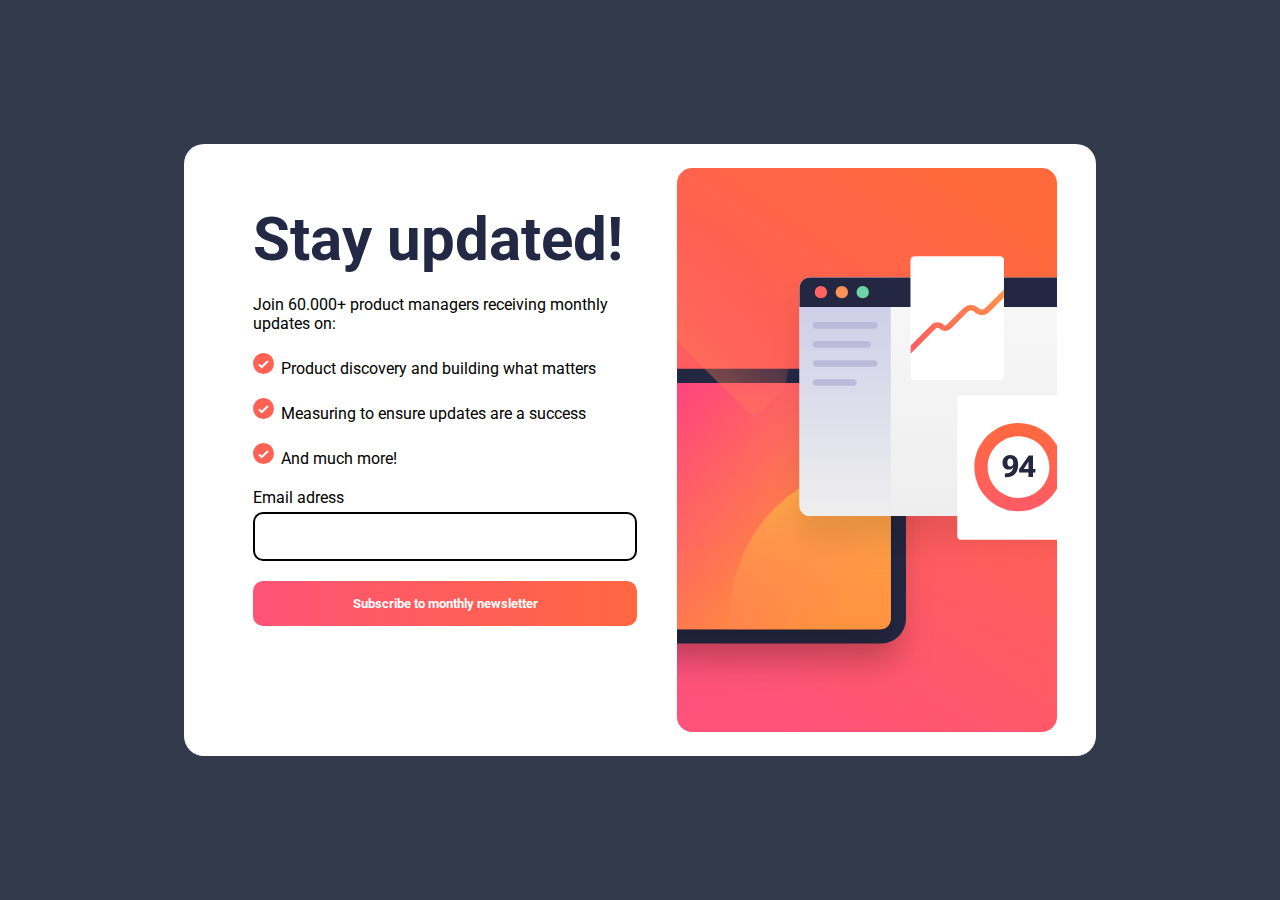
<file: index.html>
<!DOCTYPE html>
<html lang="en">
<head>
  <meta charset="UTF-8">
  <meta name="viewport" content="width=device-width, initial-scale=1.0">
  <link rel="stylesheet" href="style.css">
  <link rel="preconnect" href="https://fonts.googleapis.com">
  <link rel="preconnect" href="https://fonts.gstatic.com" crossorigin>
  <link href="https://fonts.googleapis.com/css2?family=Roboto:wght@400;700&display=swap" rel="stylesheet">
  <title>Document</title>
</head>
<body>
  <div class="container">
    <div class="left">
      <h1>Stay updated!</h1>
      <p>Join 60.000+ product managers receiving monthly updates on:</p>

      <ul>
        <li>Product discovery and building what matters</li>
        <li>Measuring to ensure updates are a success</li>
        <li>And much more!</li>
      </ul>

      <div id="labels">
        <label for="email">Email adress</label>
      </div>
      <input type="text" name="email" id="email">
      <a href="#">
        <button onclick="success()">Subscribe to monthly newsletter</button>
      </a>
    </div>
    <div class="right">
      <img src="./assets/images/illustration-sign-up-desktop.svg" alt="">
    </div>
  </div>
</body>
<script src="main.js"></script>
</html>
</file>
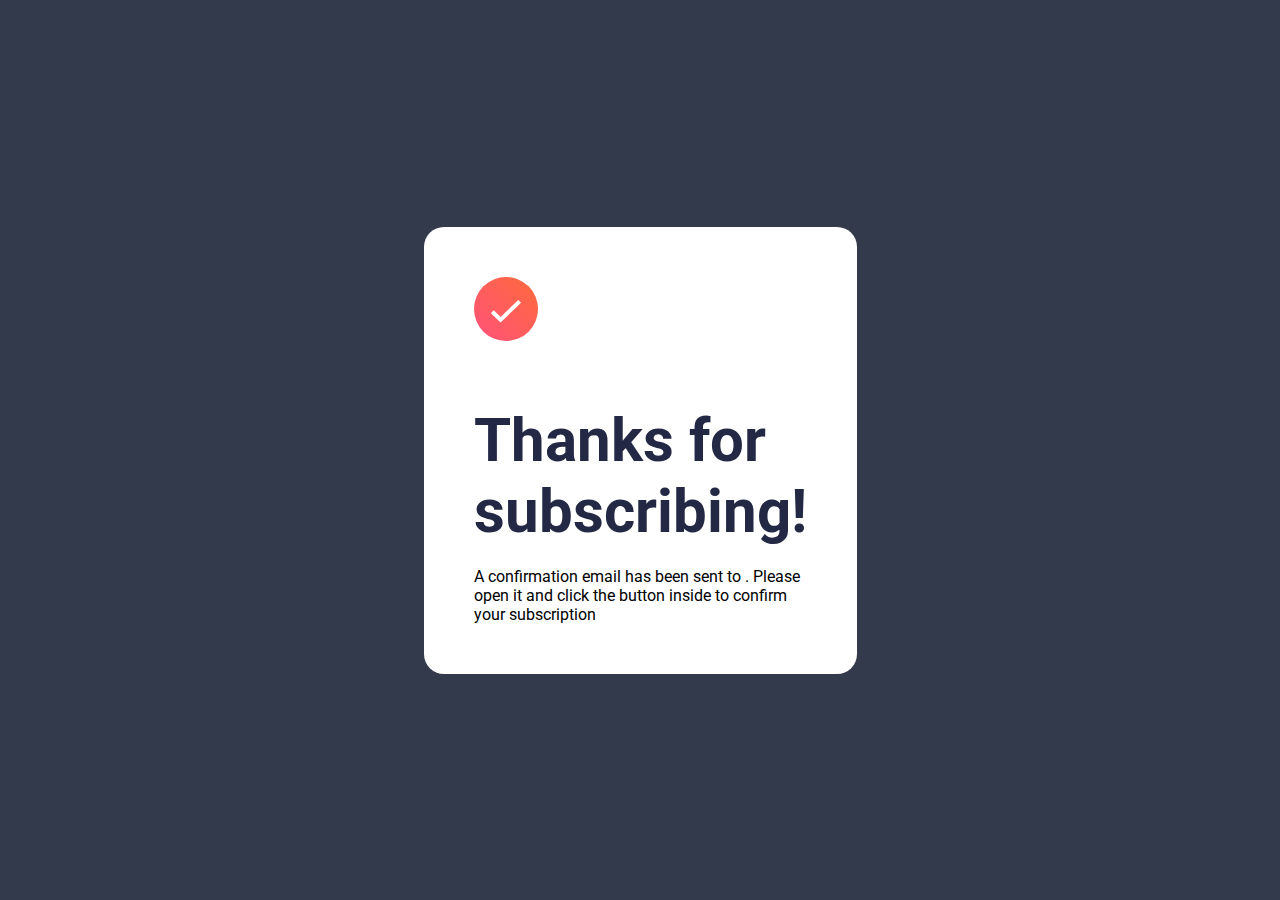
<file: success.html>
<!DOCTYPE html>
<html lang="en">
<head>
  <meta charset="UTF-8">
  <meta name="viewport" content="width=device-width, initial-scale=1.0">
  <link rel="stylesheet" href="success.css">
  <link rel="preconnect" href="https://fonts.googleapis.com">
  <link rel="preconnect" href="https://fonts.gstatic.com" crossorigin>
  <link href="https://fonts.googleapis.com/css2?family=Roboto:wght@400;700&display=swap" rel="stylesheet">
  <title>Document</title>
</head>
<body>
  <div class="container">
    <div class="content">
        <img src="./assets/images/icon-success.svg" alt="">
        <h1>Thanks for subscribing!</h1>
        <p>A confirmation email has been sent to <strong><span id="emailValue"></span></strong>. Please open it and click the
        button inside to confirm your subscription</p>
    </div>
  </div>
  <script src="./success.js"></script>
</body>
</html>
</file>
<file: style.css>
* {
    margin: 0;
    padding: 0;
    font-family: 'Roboto', sans-serif;
}

body {
    background-color: #333a4b;
    display: flex;
    align-items: center;
    justify-content: center;
    width: 100vw;
    height: 100vh;
}

.container {
    display: flex;
    justify-content: center;
    background-color: #ffffff;
    border-radius: 20px;
}

.left {
    width: 42%;
    margin: 0 30px 0 40px;
    display: flex;
    flex-direction: column;
}

.left h1 {
    color: #232844;
    margin: 60px 0 20px 0;
    font-size: 60px;
}

.left ul {
    list-style-position: inside;
    list-style-image: url(./assets/images/icon-list.svg);
}

.left li {
    margin-top: 20px;
}

.left #labels {
    display: flex;
    justify-content: space-between;
    margin-top: 20px;
    margin-bottom: 5px;
}

.left input {
    border-radius: 10px;
    border: 2px solid #000;
    padding: 15px;
}

.left .error {
    background-color: #ffe8e6;
    border: 2px solid #f8685a;
    color: #f8685a;
}

.left a {
    margin-top: 20px;
    margin-bottom: 130px;
}

.left a button {
    width: 100%;
    border-radius: 10px;
    border: none;
    padding: 15px;
    color: #ffffff;
    background-image: linear-gradient(to right, #ff5377, #ff6740);
    font-weight: bold;
}

.left a button:hover {
    transition: 0.5s;
    cursor: pointer;
    background-image: unset;
    background-color: #141727;
}

.right {
    display: flex;
    align-items: center;
    justify-content: center;
}

.right img {
    width: 95%;
    height: 95%;
}
</file>
<file: success.css>
* {
    margin: 0;
    padding: 0;
    font-family: 'Roboto', sans-serif;
}

body {
    background-color: #333a4b;
    display: flex;
    align-items: center;
    justify-content: center;
    width: 100vw;
    height: 100vh;
}

.container {
    background-color: #ffffff;
    border-radius: 20px;
    display: flex;
    align-items: center;
    flex-direction: column;
    width: min-content;
}

.content {
    margin: 50px;
}

h1 {
    color: #232844;
    margin: 60px 0 20px 0;
    font-size: 60px;
}
</file>
